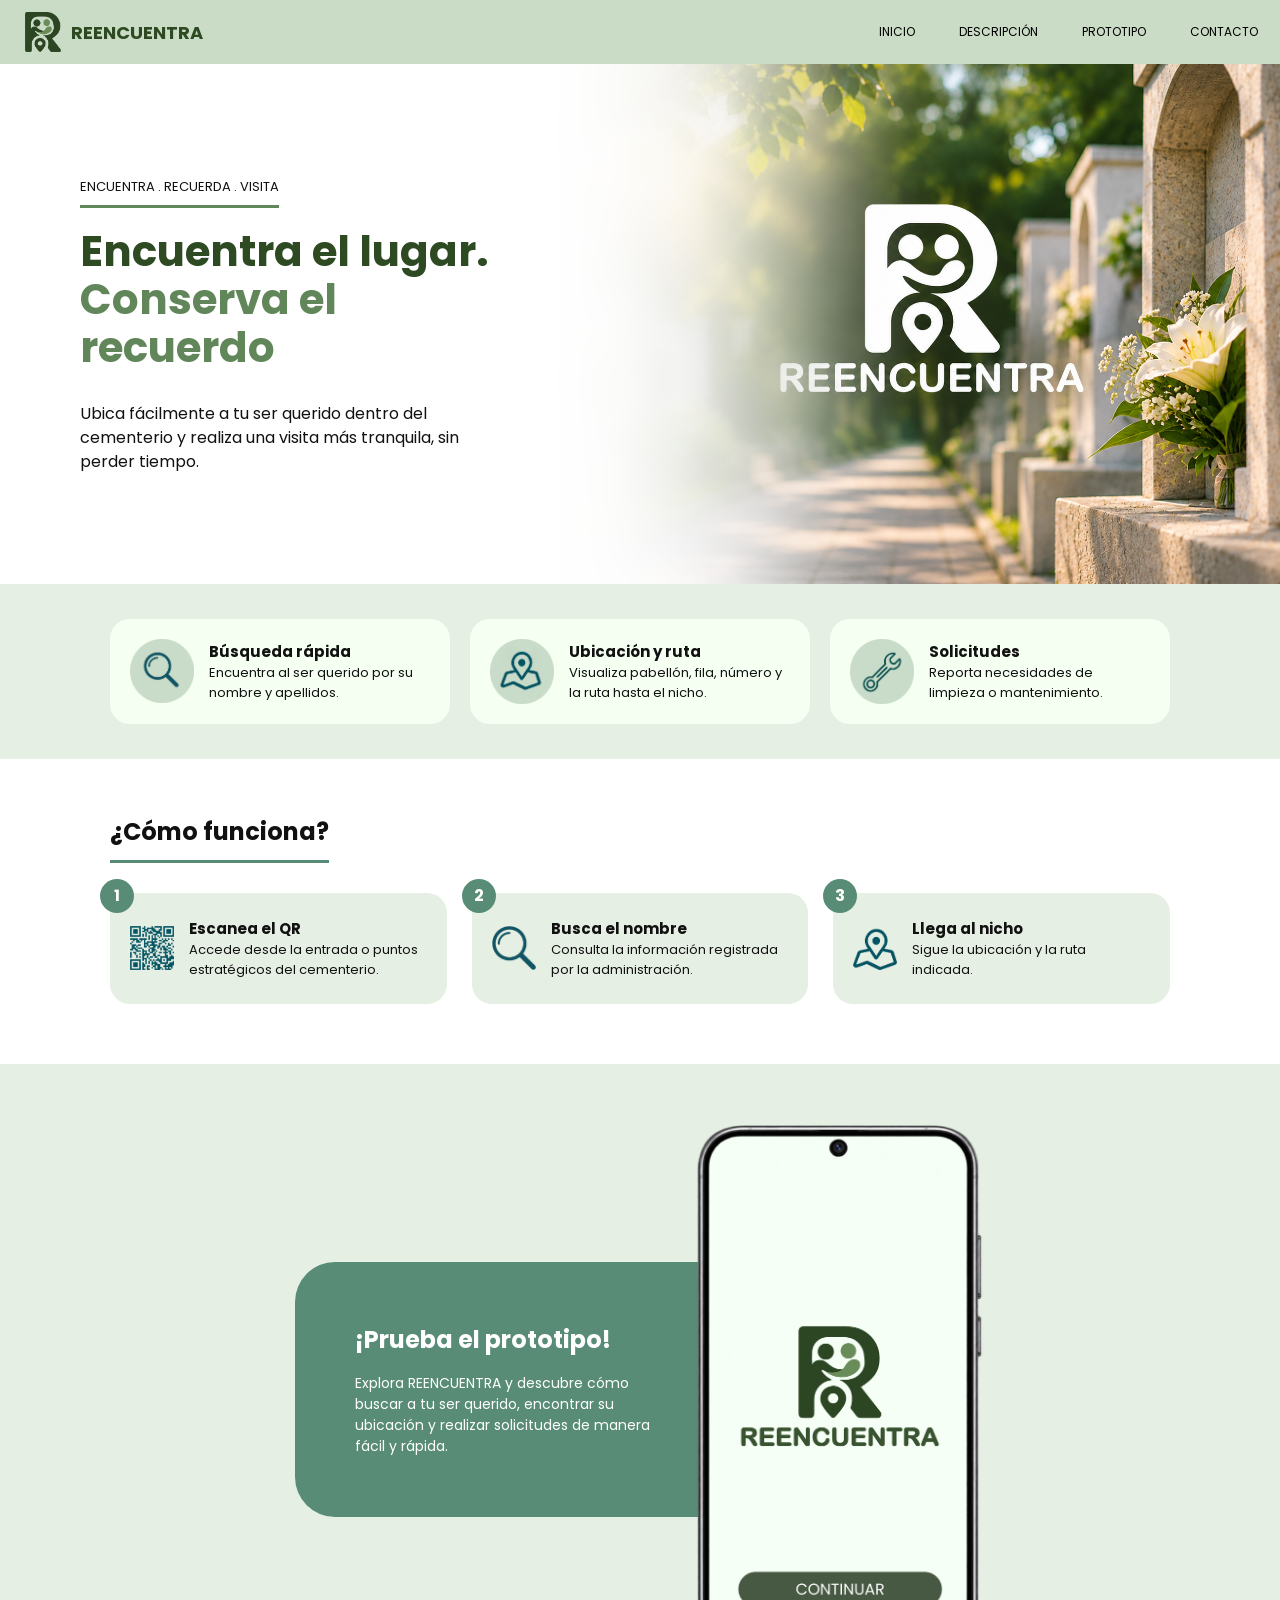
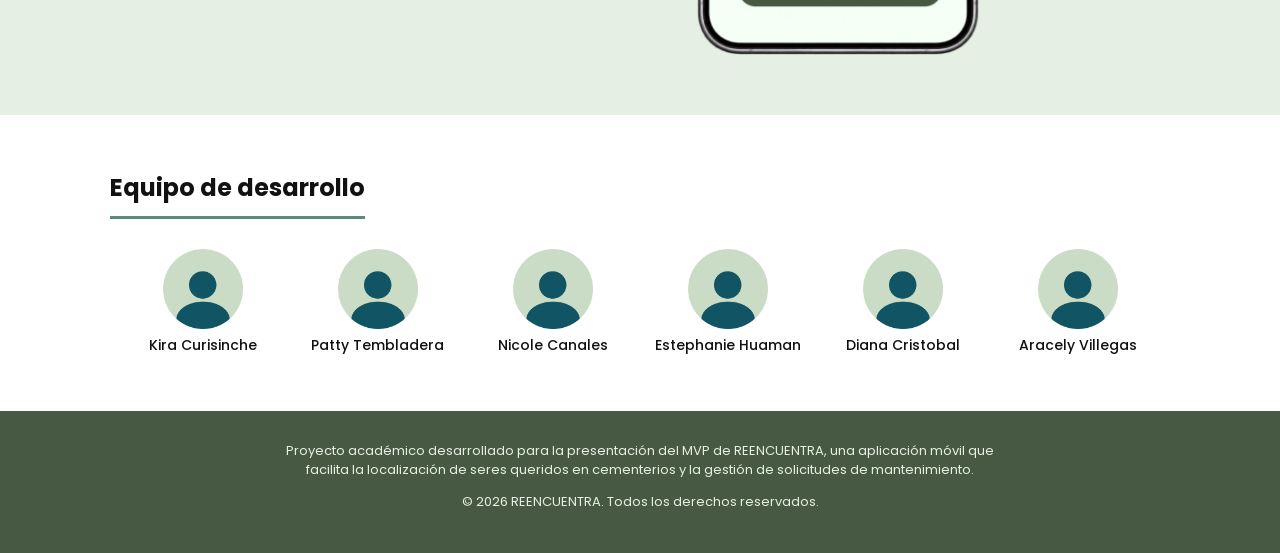
<file: index.html>
<!DOCTYPE html>
<html lang="es">
  <head>
    <meta charset="UTF-8" />
    <meta name="viewport" content="width=device-width, initial-scale=1" />
    <title>REENCUENTRA</title>
    <!-- Tipo de letra Poppins -->
    <link
      href="https://fonts.googleapis.com/css2?family=Poppins:wght@400;500;600;700&display=swap"
      rel="stylesheet"
    />
    <link rel="stylesheet" href="style.css" />
  </head>

  <body>
    <!-- MENÚ -->
    <header>
      <a class="logo" href="#inicio">
        <img src="imagenes/logo.png" alt="Logo REENCUENTRA" />
        <span>REENCUENTRA</span>
      </a>

      <!-- Botón hamburguesa  -->
      <input type="checkbox" id="toggle" />
      <label for="toggle" class="burger">☰</label>

      <nav>
        <a href="#inicio">Inicio</a>
        <a href="#descripcion">Descripción</a>
        <a href="#prototipo">Prototipo</a>
        <a href="#contacto">Contacto</a>
      </nav>
    </header>

    <!--  INICIO  -->
    <section id="inicio" class="hero">
      <div class="hero-texto">
        <p class="etiquetas">ENCUENTRA . RECUERDA . VISITA</p>
        <h1>
          Encuentra el lugar.
          <span>Conserva el recuerdo</span>
        </h1>
        <p>
          Ubica fácilmente a tu ser querido dentro del cementerio y realiza una
          visita más tranquila, sin perder tiempo.
        </p>
      </div>
      <img
        class="hero-imagen"
        src="imagenes/hero.png"
        alt="imag1"
      />
    </section>

    <!--  DESCRIPCIÓN  -->
    <section id="descripcion">
      <!-- Tarjetas -->
      <div class="fondo-verde">
        <div class="contenedor tarjetas">
          <div class="tarjeta">
            <img src="imagenes/f-busqueda.png" alt="Búsqueda" />
            <div>
              <h3>Búsqueda rápida</h3>
              <p>Encuentra al ser querido por su nombre y apellidos.</p>
            </div>
          </div>

          <div class="tarjeta">
            <img src="imagenes/f-ubicacion.png" alt="Ubicación" />
            <div>
              <h3>Ubicación y ruta</h3>
              <p>Visualiza pabellón, fila, número y la ruta hasta el nicho.</p>
            </div>
          </div>

          <div class="tarjeta">
            <img src="imagenes/f-solicitudes.png" alt="Solicitudes" />
            <div>
              <h3>Solicitudes</h3>
              <p>Reporta necesidades de limpieza o mantenimiento.</p>
            </div>
          </div>
        </div>
      </div>

      <!-- Pasos -->
      <div class="contenedor como-funciona">
        <h2>¿Cómo funciona?</h2>
        <div class="pasos">
          <div class="paso">
            <span class="numero">1</span>
            <img src="imagenes/qr.png" alt="Código QR" />
            <div>
              <h3>Escanea el QR</h3>
              <p>Accede desde la entrada o puntos estratégicos del cementerio.</p>
            </div>
          </div>

          <div class="paso">
            <span class="numero">2</span>
            <img src="imagenes/buscar.png" alt="Lupa" />
            <div>
              <h3>Busca el nombre</h3>
              <p>Consulta la información registrada por la administración.</p>
            </div>
          </div>

          <div class="paso">
            <span class="numero">3</span>
            <img src="imagenes/mapa.png" alt="Mapa" />
            <div>
              <h3>Llega al nicho</h3>
              <p>Sigue la ubicación y la ruta indicada.</p>
            </div>
          </div>
        </div>
      </div>
    </section>

    <!-- PROTOTIPO -->
    <section id="prototipo" class="fondo-verde prototipo">
      <div class="prototipo-caja">
        <div class="prototipo-texto">
          <h2>¡Prueba el prototipo!</h2>
          <p>
            Explora REENCUENTRA y descubre cómo buscar a tu ser querido,
            encontrar su ubicación y realizar solicitudes de manera fácil y
            rápida.
          </p>
        </div>
        <!-- El prototipo iframe -->
        <iframe src="prototipo/indexprototipo.html" title="Prototipo REENCUENTRA"></iframe>
      </div>
    </section>

    <!-- ========== EQUIPO ========== -->
    <section class="contenedor equipo">
      <h2>Equipo de desarrollo</h2>
      <div class="integrantes">
        <div class="integrante">
          <img src="imagenes/avatar.png" alt="Avatar" />
          <p>Kira Curisinche</p>
        </div>
        <div class="integrante">
          <img src="imagenes/avatar.png" alt="Avatar" />
          <p>Patty Tembladera</p>
        </div>
        <div class="integrante">
          <img src="imagenes/avatar.png" alt="Avatar" />
          <p>Nicole Canales</p>
        </div>
        <div class="integrante">
          <img src="imagenes/avatar.png" alt="Avatar" />
          <p>Estephanie Huaman</p>
        </div>
        <div class="integrante">
          <img src="imagenes/avatar.png" alt="Avatar" />
          <p>Diana Cristobal</p>
        </div>
        <div class="integrante">
          <img src="imagenes/avatar.png" alt="Avatar" />
          <p>Aracely Villegas</p>
        </div>
      </div>
    </section>

    <!-- ========== PIE DE PÁGINA ========== -->
    <footer id="contacto">
      <p>
        Proyecto académico desarrollado para la presentación del MVP de
        REENCUENTRA, una aplicación móvil que facilita la localización de seres
        queridos en cementerios y la gestión de solicitudes de mantenimiento.
      </p>
      <p>© 2026 REENCUENTRA. Todos los derechos reservados.</p>
    </footer>
  </body>
</html>
</file>
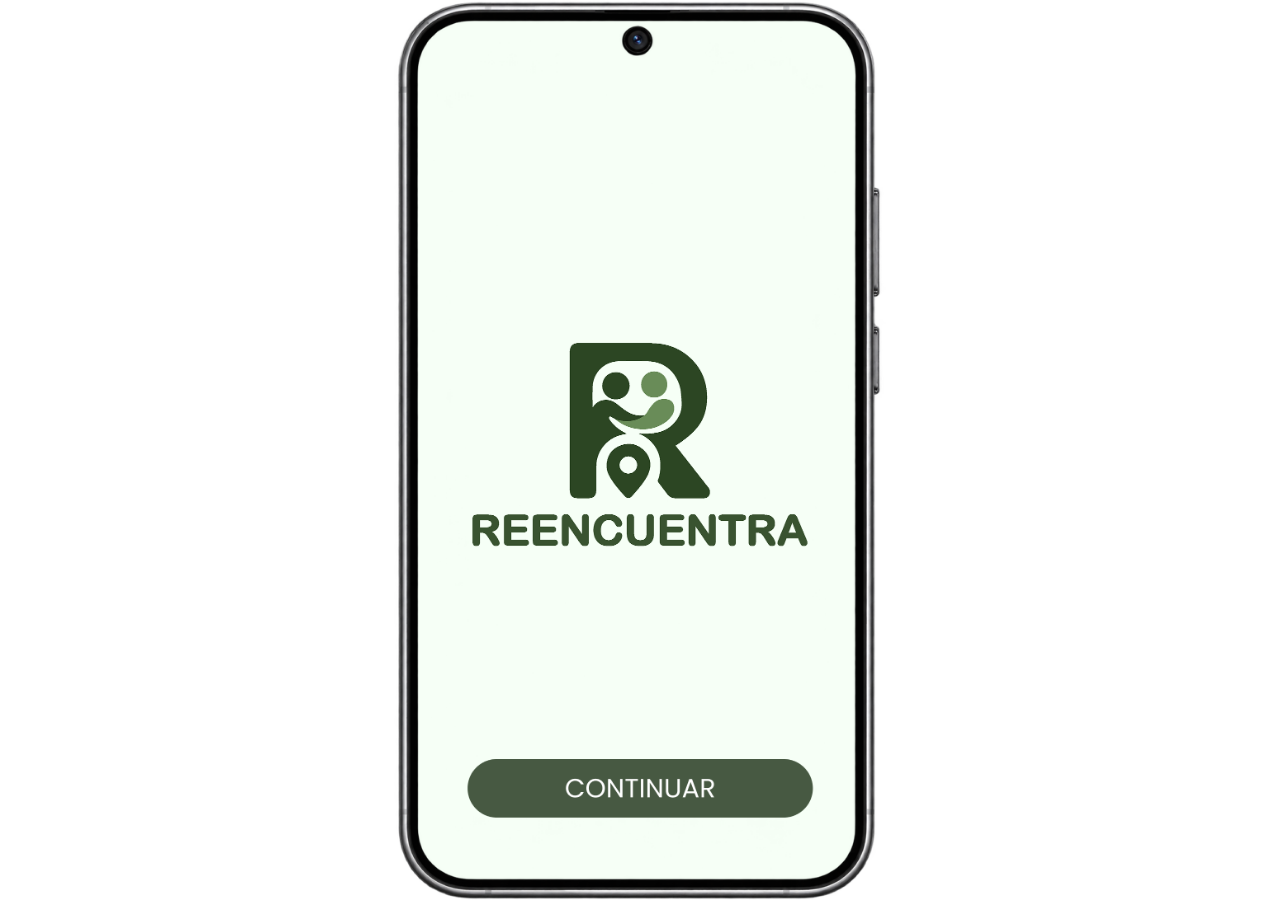
<file: prototipo/indexprototipo.html>
<!DOCTYPE html>
<html lang="es">
<head>
    <meta charset="UTF-8">
    <meta name="viewport" content="width=device-width, initial-scale=1.0">
    <title>REENCUENTRA | Taller</title>
    <link rel="stylesheet" href="styleprototipo.css">
</head>
<body>

<main class="contenedor">

    <!-- PANTALLA 1: BIENVENIDA -->
    <section class="pantalla" id="inicio">
        <span id="ver-inicio" hidden></span>
        <div class="pantalla-imagen">
            <img src="imagenes/Group 1.png" alt="Bienvenida">
            <a class="enlace-continuar" href="#ver-pantalla-2" aria-label="Continuar"></a>
        </div>
    </section>

    <!-- PANTALLA 2: CEMENTERIOS -->
    <section class="pantalla" id="pantalla-2">
        <span id="ver-pantalla-2" hidden></span>
        <div class="pantalla-imagen">
            <img src="imagenes/Group 2.png" alt="Cementerios">
            <a class="enlace-volver-al-inicio" href="#ver-inicio" aria-label="Volver al inicio"></a>
            <a class="enlace-seleccionar-jardines-de-la-paz" href="#ver-pantalla-3" aria-label="Seleccionar Jardines de la Paz"></a>
            <a class="enlace-seleccionar-cementerio-britanico" href="#ver-pantalla-3" aria-label="Seleccionar Cementerio Británico"></a>
            <a class="enlace-seleccionar-cementerio-el-angel" href="#ver-pantalla-3" aria-label="Seleccionar Cementerio El Ángel"></a>
        </div>
    </section>

    <!-- PANTALLA 3: CEMENTERIO SELECCIONADO -->
    <section class="pantalla" id="pantalla-3">
        <span id="ver-pantalla-3" hidden></span>
        <div class="pantalla-imagen">
            <img src="imagenes/Group 3.png" alt="Cementerio seleccionado">
            <a class="enlace-volver-a-cementerios" href="#ver-pantalla-2" aria-label="Volver a cementerios"></a>
            <a class="enlace-siguiente" href="#ver-pantalla-4" aria-label="Siguiente"></a>
        </div>
    </section>

    <!-- PANTALLA 4: TIPO DE ACCESO -->
    <section class="pantalla" id="pantalla-4">
        <span id="ver-pantalla-4" hidden></span>
        <div class="pantalla-imagen">
            <img src="imagenes/Group 4.png" alt="Tipo de acceso">
            <a class="enlace-volver-al-cementerio" href="#ver-pantalla-3" aria-label="Volver al cementerio"></a>
            <a class="enlace-soy-familiar" href="#ver-pantalla-5" aria-label="Soy familiar"></a>
            <a class="enlace-administracion" href="#ver-pantalla-26" aria-label="Administración"></a>
        </div>
    </section>

    <!-- PANTALLA 5: BUSCAR A MARÍA ROJAS GUZMÁN -->
    <section class="pantalla" id="pantalla-5">
        <span id="ver-pantalla-5" hidden></span>
        <div class="pantalla-imagen">
            <img src="imagenes/Group 5.png" alt="Buscar a María Rojas Guzmán">
            <a class="enlace-volver" href="#ver-pantalla-4" aria-label="Volver"></a>
            <a class="enlace-buscar" href="#ver-pantalla-6" aria-label="Buscar"></a>
        </div>
    </section>

    <!-- PANTALLA 6: SIN RESULTADOS -->
    <section class="pantalla" id="pantalla-6">
        <span id="ver-pantalla-6" hidden></span>
        <div class="pantalla-imagen">
            <img src="imagenes/Group 6.png" alt="Sin resultados">
            <a class="enlace-volver" href="#ver-pantalla-5" aria-label="Volver"></a>
            <a class="enlace-volver-a-buscar" href="#ver-pantalla-7" aria-label="Volver a buscar"></a>
        </div>
    </section>

    <!-- PANTALLA 7: BUSCAR A JUAN PÉREZ GARCÍA -->
    <section class="pantalla" id="pantalla-7">
        <span id="ver-pantalla-7" hidden></span>
        <div class="pantalla-imagen">
            <img src="imagenes/Group 7.png" alt="Buscar a Juan Pérez García">
            <a class="enlace-volver" href="#ver-pantalla-4" aria-label="Volver"></a>
            <a class="enlace-buscar" href="#ver-pantalla-8" aria-label="Buscar"></a>
        </div>
    </section>

    <!-- PANTALLA 8: RESULTADOS DE BÚSQUEDA -->
    <section class="pantalla" id="pantalla-8">
        <span id="ver-pantalla-8" hidden></span>
        <div class="pantalla-imagen">
            <img src="imagenes/Group 8.png" alt="Resultados de búsqueda">
            <a class="enlace-volver-a-buscar" href="#ver-pantalla-7" aria-label="Volver a buscar"></a>
            <a class="enlace-abrir-el-menu-principal-de-juan-perez-garcia" href="#ver-pantalla-10" aria-label="Abrir el menú principal de Juan Pérez García"></a>
            <a class="enlace-no-se-encontro" href="#ver-pantalla-6" aria-label="No se encontró"></a>
        </div>
    </section>

    <!-- PANTALLA 9: FICHA DE JUAN PÉREZ GARCÍA -->
    <section class="pantalla" id="pantalla-9">
        <span id="ver-pantalla-9" hidden></span>
        <div class="pantalla-imagen">
            <img src="imagenes/Group 9.png" alt="Ficha de Juan Pérez García">
            <a class="enlace-volver-al-menu-principal" href="#ver-pantalla-10" aria-label="Volver al menú principal"></a>
            <a class="enlace-ir-al-menu-principal" href="#ver-pantalla-10" aria-label="Ir al menú principal"></a>
        </div>
    </section>

    <!-- PANTALLA 10: MENÚ FAMILIAR -->
    <section class="pantalla" id="pantalla-10">
        <span id="ver-pantalla-10" hidden></span>
        <div class="pantalla-imagen">
            <img src="imagenes/Group 10.png" alt="Menú familiar">
            <a class="enlace-ver-ficha-de-juan-perez-garcia" href="#ver-pantalla-9" aria-label="Ver ficha de Juan Pérez García"></a>
            <a class="enlace-volver-a-resultados" href="#ver-pantalla-8" aria-label="Volver a resultados"></a>
            <a class="enlace-ubicacion" href="#ver-pantalla-11" aria-label="Ubicación"></a>
            <a class="enlace-mural-de-memorias" href="#ver-pantalla-14" aria-label="Mural de memorias"></a>
            <a class="enlace-solicitud-de-servicio" href="#ver-pantalla-19" aria-label="Solicitud de servicio"></a>
            <a class="enlace-cerrar-sesion" href="#ver-pantalla-24" aria-label="Cerrar sesión"></a>
        </div>
    </section>

    <!-- PANTALLA 11: MAPA DEL NICHO -->
    <section class="pantalla" id="pantalla-11">
        <span id="ver-pantalla-11" hidden></span>
        <div class="pantalla-imagen">
            <img src="imagenes/Group 11.png" alt="Mapa del nicho">
            <a class="enlace-volver-al-menu" href="#ver-pantalla-10" aria-label="Volver al menú"></a>
            <a class="enlace-datos-del-nicho" href="#ver-pantalla-13" aria-label="Datos del nicho"></a>
            <a class="enlace-compartir-ubicacion" href="#ver-pantalla-12" aria-label="Compartir ubicación"></a>
            <a class="enlace-ir-al-menu-principal" href="#ver-pantalla-10" aria-label="Ir al menú principal"></a>
        </div>
    </section>

    <!-- PANTALLA 12: COMPARTIR UBICACIÓN -->
    <section class="pantalla" id="pantalla-12">
        <span id="ver-pantalla-12" hidden></span>
        <div class="pantalla-imagen">
            <img src="imagenes/Group 12.png" alt="Compartir ubicación">
            <a class="enlace-cerrar-opciones-de-compartir" href="#ver-pantalla-11" aria-label="Cerrar opciones de compartir"></a>
            <a class="enlace-volver-al-mapa" href="#ver-pantalla-11" aria-label="Volver al mapa"></a>
        </div>
    </section>

    <!-- PANTALLA 13: DATOS DEL NICHO -->
    <section class="pantalla" id="pantalla-13">
        <span id="ver-pantalla-13" hidden></span>
        <div class="pantalla-imagen">
            <img src="imagenes/Group 13.png" alt="Datos del nicho">
            <a class="enlace-volver-al-menu" href="#ver-pantalla-10" aria-label="Volver al menú"></a>
            <a class="enlace-mapa-del-nicho" href="#ver-pantalla-11" aria-label="Mapa del nicho"></a>
            <a class="enlace-ir-al-menu-principal" href="#ver-pantalla-10" aria-label="Ir al menú principal"></a>
        </div>
    </section>

    <!-- PANTALLA 14: MURAL DE MEMORIAS -->
    <section class="pantalla" id="pantalla-14">
        <span id="ver-pantalla-14" hidden></span>
        <div class="pantalla-imagen">
            <img src="imagenes/Group 14.png" alt="Mural de memorias">
            <a class="enlace-volver-al-menu" href="#ver-pantalla-10" aria-label="Volver al menú"></a>
            <a class="enlace-reportar-la-primera-dedicatoria" href="#ver-pantalla-15" aria-label="Reportar la primera dedicatoria"></a>
            <a class="enlace-reportar-la-segunda-dedicatoria" href="#ver-pantalla-15" aria-label="Reportar la segunda dedicatoria"></a>
            <a class="enlace-escribir-dedicatoria" href="#ver-pantalla-16" aria-label="Escribir dedicatoria"></a>
        </div>
    </section>

    <!-- PANTALLA 15: REPORTAR DEDICATORIA -->
    <section class="pantalla" id="pantalla-15">
        <span id="ver-pantalla-15" hidden></span>
        <div class="pantalla-imagen">
            <img src="imagenes/Group 15.png" alt="Reportar dedicatoria">
            <a class="enlace-cerrar-reporte" href="#ver-pantalla-14" aria-label="Cerrar reporte"></a>
            <a class="enlace-enviar-reporte" href="#ver-pantalla-14" aria-label="Enviar reporte"></a>
        </div>
    </section>

    <!-- PANTALLA 16: ESCRIBIR DEDICATORIA -->
    <section class="pantalla" id="pantalla-16">
        <span id="ver-pantalla-16" hidden></span>
        <div class="pantalla-imagen">
            <img src="imagenes/Group 16.png" alt="Escribir dedicatoria">
            <a class="enlace-volver-al-mural" href="#ver-pantalla-14" aria-label="Volver al mural"></a>
            <a class="enlace-publicar-dedicatoria" href="#ver-pantalla-17" aria-label="Publicar dedicatoria"></a>
        </div>
    </section>

    <!-- PANTALLA 17: MURAL CON LA DEDICATORIA PUBLICADA -->
    <section class="pantalla" id="pantalla-17">
        <span id="ver-pantalla-17" hidden></span>
        <div class="pantalla-imagen">
            <img src="imagenes/Group 17.png" alt="Mural con la dedicatoria publicada">
            <a class="enlace-volver-al-menu" href="#ver-pantalla-10" aria-label="Volver al menú"></a>
            <a class="enlace-borrar-mi-dedicatoria" href="#ver-pantalla-18" aria-label="Borrar mi dedicatoria"></a>
            <a class="enlace-escribir-otra-dedicatoria" href="#ver-pantalla-16" aria-label="Escribir otra dedicatoria"></a>
        </div>
    </section>

    <!-- PANTALLA 18: CONFIRMAR BORRADO DE DEDICATORIA -->
    <section class="pantalla" id="pantalla-18">
        <span id="ver-pantalla-18" hidden></span>
        <div class="pantalla-imagen">
            <img src="imagenes/Group 18.png" alt="Confirmar borrado de dedicatoria">
            <a class="enlace-borrar" href="#ver-pantalla-14" aria-label="Borrar"></a>
            <a class="enlace-cancelar" href="#ver-pantalla-17" aria-label="Cancelar"></a>
        </div>
    </section>

    <!-- PANTALLA 19: SOLICITUD DE SERVICIO -->
    <section class="pantalla" id="pantalla-19">
        <span id="ver-pantalla-19" hidden></span>
        <div class="pantalla-imagen">
            <img src="imagenes/Group 19.png" alt="Solicitud de servicio">
            <a class="enlace-volver-al-menu" href="#ver-pantalla-10" aria-label="Volver al menú"></a>
            <a class="enlace-registrar-solicitud" href="#ver-pantalla-20" aria-label="Registrar solicitud"></a>
            <a class="enlace-seguir-el-estado" href="#ver-pantalla-23" aria-label="Seguir el estado"></a>
        </div>
    </section>

    <!-- PANTALLA 20: DATOS DE LA SOLICITUD -->
    <section class="pantalla" id="pantalla-20">
        <span id="ver-pantalla-20" hidden></span>
        <div class="pantalla-imagen">
            <img src="imagenes/Group 20.png" alt="Datos de la solicitud">
            <a class="enlace-volver-a-servicios" href="#ver-pantalla-19" aria-label="Volver a servicios"></a>
            <a class="enlace-continuar" href="#ver-pantalla-21" aria-label="Continuar"></a>
        </div>
    </section>

    <!-- PANTALLA 21: TIPO DE SERVICIO -->
    <section class="pantalla" id="pantalla-21">
        <span id="ver-pantalla-21" hidden></span>
        <div class="pantalla-imagen">
            <img src="imagenes/Group 21.png" alt="Tipo de servicio">
            <a class="enlace-volver-a-los-datos" href="#ver-pantalla-20" aria-label="Volver a los datos"></a>
            <a class="enlace-continuar" href="#ver-pantalla-22" aria-label="Continuar"></a>
        </div>
    </section>

    <!-- PANTALLA 22: DESCRIPCIÓN DE LA SOLICITUD -->
    <section class="pantalla" id="pantalla-22">
        <span id="ver-pantalla-22" hidden></span>
        <div class="pantalla-imagen">
            <img src="imagenes/Group 22.png" alt="Descripción de la solicitud">
            <a class="enlace-volver-al-tipo-de-servicio" href="#ver-pantalla-21" aria-label="Volver al tipo de servicio"></a>
            <a class="enlace-enviar-solicitud" href="#ver-pantalla-23" aria-label="Enviar solicitud"></a>
        </div>
    </section>

    <!-- PANTALLA 23: SEGUIMIENTO DE SOLICITUD -->
    <section class="pantalla" id="pantalla-23">
        <span id="ver-pantalla-23" hidden></span>
        <div class="pantalla-imagen">
            <img src="imagenes/Group 23.png" alt="Seguimiento de solicitud">
            <a class="enlace-volver-a-servicios" href="#ver-pantalla-19" aria-label="Volver a servicios"></a>
            <a class="enlace-ir-al-menu-principal" href="#ver-pantalla-10" aria-label="Ir al menú principal"></a>
        </div>
    </section>

    <!-- PANTALLA 24: CONFIRMAR CIERRE DE SESIÓN FAMILIAR -->
    <section class="pantalla" id="pantalla-24">
        <span id="ver-pantalla-24" hidden></span>
        <div class="pantalla-imagen">
            <img src="imagenes/Group 24.png" alt="Confirmar cierre de sesión familiar">
            <a class="enlace-confirmar" href="#ver-pantalla-25" aria-label="Confirmar"></a>
            <a class="enlace-cancelar" href="#ver-pantalla-10" aria-label="Cancelar"></a>
        </div>
    </section>

    <!-- PANTALLA 25: SESIÓN FAMILIAR CERRADA -->
    <section class="pantalla" id="pantalla-25">
        <span id="ver-pantalla-25" hidden></span>
        <div class="pantalla-imagen">
            <img src="imagenes/Group 25.png" alt="Sesión familiar cerrada">
            <a class="enlace-volver-al-inicio" href="#ver-inicio" aria-label="Volver al inicio"></a>
        </div>
    </section>

    <!-- PANTALLA 26: INGRESO AL PANEL DEL PERSONAL -->
    <section class="pantalla" id="pantalla-26">
        <span id="ver-pantalla-26" hidden></span>
        <div class="pantalla-imagen">
            <img src="imagenes/Group 26.png" alt="Ingreso al panel del personal">
            <a class="enlace-olvide-mi-contrasena" href="#ver-pantalla-27" aria-label="Olvidé mi contraseña"></a>
            <a class="enlace-ingresar" href="#ver-pantalla-29" aria-label="Ingresar"></a>
        </div>
    </section>

    <!-- PANTALLA 27: RECUPERAR CONTRASEÑA -->
    <section class="pantalla" id="pantalla-27">
        <span id="ver-pantalla-27" hidden></span>
        <div class="pantalla-imagen">
            <img src="imagenes/Group 27.png" alt="Recuperar contraseña">
            <a class="enlace-volver" href="#ver-pantalla-26" aria-label="Volver"></a>
            <a class="enlace-enviar-enlace" href="#ver-pantalla-28" aria-label="Enviar enlace"></a>
            <a class="enlace-volver-a-iniciar-sesion" href="#ver-pantalla-26" aria-label="Volver a iniciar sesión"></a>
        </div>
    </section>

    <!-- PANTALLA 28: ENLACE DE RECUPERACIÓN ENVIADO -->
    <section class="pantalla" id="pantalla-28">
        <span id="ver-pantalla-28" hidden></span>
        <div class="pantalla-imagen">
            <img src="imagenes/Group 28.png" alt="Enlace de recuperación enviado">
            <a class="enlace-volver-a-iniciar-sesion" href="#ver-pantalla-26" aria-label="Volver a iniciar sesión"></a>
        </div>
    </section>

    <!-- PANTALLA 29: PANEL ADMINISTRATIVO -->
    <section class="pantalla" id="pantalla-29">
        <span id="ver-pantalla-29" hidden></span>
        <div class="pantalla-imagen">
            <img src="imagenes/Group 29.png" alt="Panel administrativo">
            <a class="enlace-volver-a-elegir-tipo-de-acceso" href="#ver-pantalla-4" aria-label="Volver a elegir tipo de acceso"></a>
            <a class="enlace-registrar-difunto" href="#ver-pantalla-30" aria-label="Registrar difunto"></a>
            <a class="enlace-asignar-ubicacion" href="#ver-pantalla-32" aria-label="Asignar ubicación"></a>
            <a class="enlace-moderar-mural" href="#ver-pantalla-34" aria-label="Moderar mural"></a>
            <a class="enlace-gestionar-solicitudes" href="#ver-pantalla-37" aria-label="Gestionar solicitudes"></a>
            <a class="enlace-cerrar-sesion" href="#ver-pantalla-40" aria-label="Cerrar sesión"></a>
        </div>
    </section>

    <!-- PANTALLA 30: REGISTRAR DIFUNTO -->
    <section class="pantalla" id="pantalla-30">
        <span id="ver-pantalla-30" hidden></span>
        <div class="pantalla-imagen">
            <img src="imagenes/Group 30.png" alt="Registrar difunto">
            <a class="enlace-volver-al-panel" href="#ver-pantalla-29" aria-label="Volver al panel"></a>
            <a class="enlace-guardar-y-continuar" href="#ver-pantalla-31" aria-label="Guardar y continuar"></a>
        </div>
    </section>

    <!-- PANTALLA 31: REGISTRO GUARDADO -->
    <section class="pantalla" id="pantalla-31">
        <span id="ver-pantalla-31" hidden></span>
        <div class="pantalla-imagen">
            <img src="imagenes/Group 31.png" alt="Registro guardado">
            <a class="enlace-volver-al-panel" href="#ver-pantalla-29" aria-label="Volver al panel"></a>
            <a class="enlace-registrar-otro-difunto" href="#ver-pantalla-30" aria-label="Registrar otro difunto"></a>
            <a class="enlace-ir-al-menu-principal" href="#ver-pantalla-29" aria-label="Ir al menú principal"></a>
        </div>
    </section>

    <!-- PANTALLA 32: ASIGNAR UBICACIÓN -->
    <section class="pantalla" id="pantalla-32">
        <span id="ver-pantalla-32" hidden></span>
        <div class="pantalla-imagen">
            <img src="imagenes/Group 32.png" alt="Asignar ubicación">
            <a class="enlace-volver-al-panel" href="#ver-pantalla-29" aria-label="Volver al panel"></a>
            <a class="enlace-guardar-ubicacion" href="#ver-pantalla-33" aria-label="Guardar ubicación"></a>
        </div>
    </section>

    <!-- PANTALLA 33: UBICACIÓN ASIGNADA -->
    <section class="pantalla" id="pantalla-33">
        <span id="ver-pantalla-33" hidden></span>
        <div class="pantalla-imagen">
            <img src="imagenes/Group 33.png" alt="Ubicación asignada">
            <a class="enlace-ir-al-menu-principal" href="#ver-pantalla-29" aria-label="Ir al menú principal"></a>
        </div>
    </section>

    <!-- PANTALLA 34: MODERAR MURAL -->
    <section class="pantalla" id="pantalla-34">
        <span id="ver-pantalla-34" hidden></span>
        <div class="pantalla-imagen">
            <img src="imagenes/Group 34.png" alt="Moderar mural">
            <a class="enlace-volver-al-panel" href="#ver-pantalla-29" aria-label="Volver al panel"></a>
            <a class="enlace-borrar-la-dedicatoria-de-pedro-gil" href="#ver-pantalla-35" aria-label="Borrar la dedicatoria de Pedro Gil"></a>
        </div>
    </section>

    <!-- PANTALLA 35: CONFIRMAR BORRADO DE MENSAJE REPORTADO -->
    <section class="pantalla" id="pantalla-35">
        <span id="ver-pantalla-35" hidden></span>
        <div class="pantalla-imagen">
            <img src="imagenes/Group 35.png" alt="Confirmar borrado de mensaje reportado">
            <a class="enlace-borrar" href="#ver-pantalla-36" aria-label="Borrar"></a>
            <a class="enlace-cancelar" href="#ver-pantalla-34" aria-label="Cancelar"></a>
        </div>
    </section>

    <!-- PANTALLA 36: MURAL MODERADO -->
    <section class="pantalla" id="pantalla-36">
        <span id="ver-pantalla-36" hidden></span>
        <div class="pantalla-imagen">
            <img src="imagenes/Group 36.png" alt="Mural moderado">
            <a class="enlace-volver-al-panel" href="#ver-pantalla-29" aria-label="Volver al panel"></a>
        </div>
    </section>

    <!-- PANTALLA 37: SOLICITUDES ADMINISTRATIVAS -->
    <section class="pantalla" id="pantalla-37">
        <span id="ver-pantalla-37" hidden></span>
        <div class="pantalla-imagen">
            <img src="imagenes/Group 37.png" alt="Solicitudes administrativas">
            <a class="enlace-volver-al-panel" href="#ver-pantalla-29" aria-label="Volver al panel"></a>
            <a class="enlace-opciones-de-la-solicitud-002" href="#ver-pantalla-38" aria-label="Opciones de la solicitud 002"></a>
        </div>
    </section>

    <!-- PANTALLA 38: OPCIONES DE LA SOLICITUD 002 -->
    <section class="pantalla" id="pantalla-38">
        <span id="ver-pantalla-38" hidden></span>
        <div class="pantalla-imagen">
            <img src="imagenes/Group 38.png" alt="Opciones de la solicitud 002">
            <a class="enlace-cerrar-opciones" href="#ver-pantalla-37" aria-label="Cerrar opciones"></a>
            <a class="enlace-priorizar" href="#ver-pantalla-39" aria-label="Priorizar"></a>
            <a class="enlace-mantener" href="#ver-pantalla-37" aria-label="Mantener"></a>
        </div>
    </section>

    <!-- PANTALLA 39: SOLICITUD PRIORIZADA -->
    <section class="pantalla" id="pantalla-39">
        <span id="ver-pantalla-39" hidden></span>
        <div class="pantalla-imagen">
            <img src="imagenes/Group 39.png" alt="Solicitud priorizada">
            <a class="enlace-aceptar" href="#ver-pantalla-42" aria-label="Aceptar"></a>
        </div>
    </section>

    <!-- PANTALLA 40: CONFIRMAR CIERRE DE SESIÓN ADMINISTRATIVA -->
    <section class="pantalla" id="pantalla-40">
        <span id="ver-pantalla-40" hidden></span>
        <div class="pantalla-imagen">
            <img src="imagenes/Group 40.png" alt="Confirmar cierre de sesión administrativa">
            <a class="enlace-confirmar" href="#ver-pantalla-41" aria-label="Confirmar"></a>
            <a class="enlace-cancelar" href="#ver-pantalla-29" aria-label="Cancelar"></a>
        </div>
    </section>

    <!-- PANTALLA 41: SESIÓN ADMINISTRATIVA CERRADA -->
    <section class="pantalla" id="pantalla-41">
        <span id="ver-pantalla-41" hidden></span>
        <div class="pantalla-imagen">
            <img src="imagenes/Group 41.png" alt="Sesión administrativa cerrada">
            <a class="enlace-volver-al-inicio" href="#ver-inicio" aria-label="Volver al inicio"></a>
        </div>
    </section>

    <!-- PANTALLA 42: SOLICITUDES CON PRIORIDAD ACTUALIZADA -->
    <section class="pantalla" id="pantalla-42">
        <span id="ver-pantalla-42" hidden></span>
        <div class="pantalla-imagen">
            <img src="imagenes/Group 42.png" alt="Solicitudes con la solicitud 002 marcada como De inmediato">
            <a class="enlace-volver-al-panel-administrativo" href="#ver-pantalla-29" aria-label="Volver al panel administrativo"></a>
        </div>
    </section>

</main>

</body>
</html>
</file>
<file: style.css>
/* GENERAL  */
* {
  margin: 0;
  padding: 0;
  box-sizing: border-box;
}

html {
  scroll-behavior: auto; 
}

body {
  font-family: "Poppins", Arial, sans-serif;
  color: #111;
  line-height: 1.5;
}

img {
  max-width: 100%;
}

/* Caja */
.contenedor {
  max-width: 1100px;
  margin: auto;
  padding: 0 20px;
}

/* Fondo verde claro que se repite en varias secciones */
.fondo-verde {
  background: #e6efe3;
}

h2 {
  font-size: 24px;
  margin-bottom: 30px;
}

/* ===== MENÚ ===== */
header {
  position: sticky;
  top: 0;
  z-index: 10;
  height: 64px;
  display: flex;
  justify-content: space-between;
  align-items: center;
  padding-left: 25px;
  background: #cbdcc6;
}

.logo {
  display: flex;
  align-items: center;
  gap: 10px;
  text-decoration: none;
  color: #2d4a22;
  font-weight: bold;
  font-size: 18px;
}

.logo img {
  height: 40px;
}

nav {
  display: flex;
  height: 100%;
}

nav a {
  display: flex;
  align-items: center;
  padding: 0 22px;
  color: black;
  text-decoration: none;
  font-size: 12px;
  text-transform: uppercase;
  transition: 0.3s;
}

nav a:hover,
nav a.activo {
  background: #475942;
  color: white;
}

/* hamburguesa  */
#toggle,
.burger {
  display: none;
}

/* INICIO */
.hero {
  display: flex;
  align-items: center;
  background: white;
  overflow: hidden;
}

.hero-texto {
  width: 40%;
  padding: 40px 20px 40px 80px;
  animation: aparecer 1.2s; 
}

.etiquetas {
  font-size: 13px;
  margin-bottom: 20px;
  padding-bottom: 8px;
  border-bottom: 3px solid #608659;
  display: inline-block;
}

.hero h1 {
  font-size: 42px;
  line-height: 1.15;
  color: #2d4a22;
  margin-bottom: 30px;
}

.hero h1 span {
  display: block;
  color: #608659;
}

.hero-imagen {
  width: 60%;
}

/* Animación: de invisible a visible */
@keyframes aparecer {
  from {
    opacity: 0;
    transform: translateY(20px);
  }
  to {
    opacity: 1;
    transform: translateY(0);
  }
}

/* ===== TARJETAS ===== */
.tarjetas {
  display: flex;
  gap: 20px;
  padding-top: 35px;
  padding-bottom: 35px;
}

.tarjeta {
  flex: 1;
  display: flex;
  align-items: center;
  gap: 15px;
  padding: 20px;
  background: #f5fff2;
  border-radius: 20px;
  transition: 0.3s;
}

.tarjeta:hover {
  transform: translateY(-6px); 
}

.tarjeta img {
  width: 64px;
}

.tarjeta h3 {
  font-size: 15px;
}

.tarjeta p {
  font-size: 13px;
}

/*  ¿CÓMO FUNCIONA? */
.como-funciona {
  padding-top: 55px;
  padding-bottom: 60px;
}

.como-funciona h2 {
  border-bottom: 3px solid #588c76;
  display: inline-block;
  padding-bottom: 10px;
}

.pasos {
  display: flex;
  gap: 25px;
}

.paso {
  flex: 1;
  position: relative;
  display: flex;
  align-items: center;
  gap: 15px;
  padding: 25px 20px;
  background: #e6efe3;
  border-radius: 20px;
  transition: 0.3s;
}

.paso:hover {
  transform: translateY(-6px);
}

.paso img {
  width: 44px;
}

.paso h3 {
  font-size: 15px;
}

.paso p {
  font-size: 13px;
}

/* Círculo con el número del paso */
.numero {
  position: absolute;
  top: -14px;
  left: -10px;
  width: 34px;
  height: 34px;
  line-height: 34px;
  text-align: center;
  background: #588c76;
  color: white;
  font-weight: bold;
  border-radius: 50%;
}

/*  PROTOTIPO  */
.prototipo {
  padding: 60px 20px;
}

.prototipo-caja {
  display: flex;
  justify-content: center;
  align-items: center;
}

.prototipo-texto {
  width: 520px;
  padding: 60px 150px 60px 60px;
  margin-right: -120px; 
  background: #588c76;
  color: white;
  border-radius: 40px 0 0 40px;
}

.prototipo-texto h2 {
  margin-bottom: 15px;
}

.prototipo-texto p {
  font-size: 14px;
}

/* El iframe */
iframe {
  width: 290px;
  height: 531px;
  border: 0;
}

/*  EQUIPO  */
.equipo {
  padding-top: 55px;
  padding-bottom: 55px;
}

.equipo h2 {
  border-bottom: 3px solid #588c76;
  display: inline-block;
  padding-bottom: 10px;
}

.integrantes {
  display: flex;
  flex-wrap: wrap;
  justify-content: center;
  gap: 25px;
}

.integrante {
  width: 150px;
  text-align: center;
  font-size: 14px;
  font-weight: 500;
}

.integrante img {
  width: 80px;
  transition: 0.3s;
}

.integrante img:hover {
  transform: scale(1.15); 
}

/*  PIE DE PÁGINA  */
footer {
  background: #475942;
  color: #e6efe3;
  text-align: center;
  padding: 30px 20px;
  font-size: 13px;
}

footer p {
  max-width: 750px;
  margin: 0 auto 12px;
}

@media (max-width: 800px) {
  /* Menú hamburguesa */
  .burger {
    display: block;
    font-size: 28px;
    padding: 0 20px;
    cursor: pointer;
  }

  nav {
    display: none;
    position: absolute;
    top: 64px;
    left: 0;
    width: 100%;
    height: auto;
    flex-direction: center;
    background: #cbdcc6;
  }

  nav a {
    padding: 16px 20px;
  }

  #toggle:checked ~ nav {
    display: flex;
  }

  /* Inicio: texto arriba e imagen abajo */
  .hero {
    flex-direction: column;
  }

  .hero-texto {
    width: 100%;
    padding: 35px 20px 10px;
  }

  .hero h1 {
    font-size: 32px;
  }

  .hero-imagen {
    width: 100%;
  }


  .tarjetas,
  .pasos {
    flex-direction: column;
  }

  .pasos {
    gap: 30px;
  }

  /* Prototipo: texto arriba y celular abajo */
  .prototipo-caja {
    flex-direction: column;
  }

  .prototipo-texto {
    width: 100%;
    margin: 0 0 -60px 0;
    padding: 40px 25px 90px;
    border-radius: 40px 40px 0 0;
  }

  iframe {
    width: 260px;
    height: 500px;
  }

  .integrante {
    width: 140px;
  }
}
</file>
<file: prototipo/styleprototipo.css>
* {
    box-sizing: border-box;
}

body {
    margin: 0;
    background-color: transparent;
    font-family: Arial, sans-serif;
}

.contenedor {
    min-height: 100vh;
    display: flex;
    justify-content: center;
    align-items: center;
}

.pantalla {
    display: none;
}


#inicio,
.pantalla:has(> span:target) {
    display: block;
}

body:has(.pantalla > span:target) #inicio:not(:has(> span:target)) {
    display: none;
}

.pantalla-imagen {
    position: relative;
}

.pantalla img {
    display: block;
    max-width: 100vw;
    max-height: 100vh;
    width: auto;
    height: auto;
}

/* Enlaces sobre los botones de cada imagen */
.pantalla a {
    position: absolute;
}

.pantalla a:focus-visible {
    outline: 3px solid #147687;
    outline-offset: 2px;
    border-radius: 8px;
}

/* Posiciones de los enlaces sobre las imágenes */

#inicio .enlace-continuar,
#pantalla-3 .enlace-siguiente,
#pantalla-6 .enlace-volver-a-buscar,
#pantalla-8 .enlace-no-se-encontro,
#pantalla-13 .enlace-ir-al-menu-principal {
    left: 14.7%;
    top: 83.3%;
    width: 70.7%;
    height: 8.4%;
}

#pantalla-2 .enlace-volver-al-inicio {
    left: 8.0%;
    top: 8.0%;
    width: 9.0%;
    height: 7.0%;
}

#pantalla-2 .enlace-seleccionar-jardines-de-la-paz {
    left: 12.0%;
    top: 27.9%;
    width: 75.3%;
    height: 12.1%;
}

#pantalla-2 .enlace-seleccionar-cementerio-britanico {
    left: 12.0%;
    top: 42.0%;
    width: 75.3%;
    height: 12.2%;
}

#pantalla-2 .enlace-seleccionar-cementerio-el-angel {
    left: 12.0%;
    top: 56.1%;
    width: 75.3%;
    height: 12.1%;
}

#pantalla-3 .enlace-volver-a-cementerios {
    left: 6.0%;
    top: 7.6%;
    width: 13.3%;
    height: 8.4%;
}

#pantalla-4 .enlace-volver-al-cementerio {
    left: 5.3%;
    top: 4.7%;
    width: 13.3%;
    height: 8.7%;
}

#pantalla-4 .enlace-soy-familiar {
    left: 14.7%;
    top: 75.3%;
    width: 70.7%;
    height: 7.6%;
}

#pantalla-4 .enlace-administracion {
    left: 14.7%;
    top: 84.0%;
    width: 70.7%;
    height: 7.6%;
}

#pantalla-5 .enlace-volver {
    left: 8.0%;
    top: 8.4%;
    width: 9.0%;
    height: 7.0%;
}

#pantalla-5 .enlace-buscar {
    left: 15.0%;
    top: 84.3%;
    width: 70.3%;
    height: 6.6%;
}

#pantalla-6 .enlace-volver,
#pantalla-7 .enlace-volver,
#pantalla-8 .enlace-volver-a-buscar,
#pantalla-9 .enlace-volver-al-menu-principal,
#pantalla-10 .enlace-volver-a-resultados,
#pantalla-11 .enlace-volver-al-menu,
#pantalla-13 .enlace-volver-al-menu,
#pantalla-16 .enlace-volver-al-mural,
#pantalla-20 .enlace-volver-a-servicios,
#pantalla-21 .enlace-volver-a-los-datos,
#pantalla-23 .enlace-volver-a-servicios,
#pantalla-27 .enlace-volver,
#pantalla-30 .enlace-volver-al-panel,
#pantalla-31 .enlace-volver-al-panel,
#pantalla-34 .enlace-volver-al-panel,
#pantalla-36 .enlace-volver-al-panel,
#pantalla-37 .enlace-volver-al-panel {
    left: 6.0%;
    top: 7.3%;
    width: 14.7%;
    height: 9.5%;
}

#pantalla-7 .enlace-buscar {
    left: 13.3%;
    top: 83.3%;
    width: 72.7%;
    height: 8.4%;
}

#pantalla-8 .enlace-abrir-el-menu-principal-de-juan-perez-garcia {
    left: 12.0%;
    top: 35.6%;
    width: 76.0%;
    height: 12.0%;
}

#pantalla-9 .enlace-ir-al-menu-principal {
    left: 14.0%;
    top: 83.3%;
    width: 71.3%;
    height: 8.4%;
}

#pantalla-10 .enlace-ver-ficha-de-juan-perez-garcia {
    left: 11.3%;
    top: 22.5%;
    width: 75.1%;
    height: 13.5%;
}

#pantalla-10 .enlace-ubicacion {
    left: 11.3%;
    top: 37.8%;
    width: 76.0%;
    height: 12.7%;
}

#pantalla-10 .enlace-mural-de-memorias {
    left: 11.3%;
    top: 51.6%;
    width: 76.0%;
    height: 12.7%;
}

#pantalla-10 .enlace-solicitud-de-servicio {
    left: 11.3%;
    top: 66.2%;
    width: 76.0%;
    height: 12.4%;
}

#pantalla-10 .enlace-cerrar-sesion {
    left: 15.0%;
    top: 84.3%;
    width: 70.0%;
    height: 6.7%;
}

#pantalla-11 .enlace-datos-del-nicho {
    left: 48.7%;
    top: 21.1%;
    width: 38.7%;
    height: 9.1%;
}

#pantalla-11 .enlace-compartir-ubicacion {
    left: 14.7%;
    top: 79.6%;
    width: 70.7%;
    height: 8.0%;
}

#pantalla-11 .enlace-ir-al-menu-principal {
    left: 14.7%;
    top: 88.0%;
    width: 70.7%;
    height: 8.0%;
}

#pantalla-12 .enlace-cerrar-opciones-de-compartir {
    left: 3.9%;
    top: 2.4%;
    width: 90.0%;
    height: 69.4%;
}

#pantalla-12 .enlace-volver-al-mapa {
    left: 5.0%;
    top: 90.0%;
    width: 85.0%;
    height: 7.0%;
}

#pantalla-13 .enlace-mapa-del-nicho {
    left: 12.0%;
    top: 21.1%;
    width: 38.0%;
    height: 9.1%;
}

#pantalla-14 .enlace-volver-al-menu,
#pantalla-17 .enlace-volver-al-menu,
#pantalla-19 .enlace-volver-al-menu,
#pantalla-22 .enlace-volver-al-tipo-de-servicio,
#pantalla-29 .enlace-volver-a-elegir-tipo-de-acceso,
#pantalla-32 .enlace-volver-al-panel {
    left: 7.2%;
    top: 8.8%;
    width: 12.8%;
    height: 6.7%;
}

#pantalla-14 .enlace-reportar-la-primera-dedicatoria {
    left: 73.9%;
    top: 38.5%;
    width: 10.6%;
    height: 5.8%;
}

#pantalla-14 .enlace-reportar-la-segunda-dedicatoria {
    left: 73.9%;
    top: 55.5%;
    width: 10.6%;
    height: 5.8%;
}

#pantalla-14 .enlace-escribir-dedicatoria,
#pantalla-17 .enlace-escribir-otra-dedicatoria {
    left: 13.9%;
    top: 84.2%;
    width: 70.6%;
    height: 6.7%;
}

#pantalla-15 .enlace-cerrar-reporte {
    left: 4.0%;
    top: 2.2%;
    width: 88.7%;
    height: 53.8%;
}

#pantalla-15 .enlace-enviar-reporte {
    left: 14.0%;
    top: 83.3%;
    width: 70.7%;
    height: 8.4%;
}

#pantalla-16 .enlace-publicar-dedicatoria {
    left: 14.7%;
    top: 84.4%;
    width: 70.7%;
    height: 8.0%;
}

#pantalla-17 .enlace-borrar-mi-dedicatoria {
    left: 75.0%;
    top: 35.2%;
    width: 11.1%;
    height: 6.1%;
}

#pantalla-18 .enlace-borrar,
#pantalla-35 .enlace-borrar {
    left: 28.3%;
    top: 62.7%;
    width: 42.2%;
    height: 4.2%;
}

#pantalla-18 .enlace-cancelar,
#pantalla-35 .enlace-cancelar {
    left: 28.3%;
    top: 67.9%;
    width: 42.2%;
    height: 4.2%;
}

#pantalla-19 .enlace-registrar-solicitud {
    left: 11.7%;
    top: 33.6%;
    width: 75.6%;
    height: 12.4%;
}

#pantalla-19 .enlace-seguir-el-estado {
    left: 11.7%;
    top: 50.0%;
    width: 75.6%;
    height: 12.4%;
}

#pantalla-20 .enlace-continuar,
#pantalla-21 .enlace-continuar,
#pantalla-23 .enlace-ir-al-menu-principal,
#pantalla-25 .enlace-volver-al-inicio,
#pantalla-41 .enlace-volver-al-inicio {
    left: 14.7%;
    top: 83.6%;
    width: 70.7%;
    height: 8.4%;
}

#pantalla-22 .enlace-enviar-solicitud {
    left: 14.4%;
    top: 84.2%;
    width: 70.6%;
    height: 6.7%;
}

#pantalla-24 .enlace-confirmar {
    left: 27.3%;
    top: 62.9%;
    width: 41.4%;
    height: 4.0%;
}

#pantalla-24 .enlace-cancelar {
    left: 27.3%;
    top: 68.0%;
    width: 41.4%;
    height: 4.0%;
}

#pantalla-26 .enlace-olvide-mi-contrasena {
    left: 25.3%;
    top: 67.6%;
    width: 49.3%;
    height: 6.9%;
}

#pantalla-26 .enlace-ingresar {
    left: 12.0%;
    top: 85.1%;
    width: 74.7%;
    height: 8.4%;
}

#pantalla-27 .enlace-enviar-enlace {
    left: 13.3%;
    top: 77.1%;
    width: 72.0%;
    height: 8.4%;
}

#pantalla-27 .enlace-volver-a-iniciar-sesion,
#pantalla-28 .enlace-volver-a-iniciar-sesion {
    left: 13.3%;
    top: 85.1%;
    width: 72.0%;
    height: 8.4%;
}

#pantalla-29 .enlace-registrar-difunto {
    left: 12.2%;
    top: 24.8%;
    width: 75.0%;
    height: 11.2%;
}

#pantalla-29 .enlace-asignar-ubicacion {
    left: 12.2%;
    top: 37.9%;
    width: 75.0%;
    height: 11.2%;
}

#pantalla-29 .enlace-moderar-mural {
    left: 12.2%;
    top: 50.9%;
    width: 75.0%;
    height: 11.2%;
}

#pantalla-29 .enlace-gestionar-solicitudes {
    left: 12.2%;
    top: 63.9%;
    width: 75.0%;
    height: 11.2%;
}

#pantalla-29 .enlace-cerrar-sesion,
#pantalla-32 .enlace-guardar-ubicacion {
    left: 13.3%;
    top: 85.8%;
    width: 70.6%;
    height: 6.7%;
}

#pantalla-30 .enlace-guardar-y-continuar,
#pantalla-31 .enlace-ir-al-menu-principal {
    left: 13.3%;
    top: 84.7%;
    width: 72.0%;
    height: 8.4%;
}

#pantalla-31 .enlace-registrar-otro-difunto {
    left: 13.3%;
    top: 76.4%;
    width: 72.0%;
    height: 8.4%;
}

#pantalla-33 .enlace-ir-al-menu-principal {
    left: 13.3%;
    top: 84.4%;
    width: 72.0%;
    height: 8.4%;
}

#pantalla-34 .enlace-borrar-la-dedicatoria-de-pedro-gil {
    left: 70.7%;
    top: 41.5%;
    width: 15.3%;
    height: 8.7%;
}

#pantalla-37 .enlace-opciones-de-la-solicitud-002 {
    left: 70.0%;
    top: 29.1%;
    width: 16.7%;
    height: 6.9%;
}

#pantalla-38 .enlace-cerrar-opciones {
    left: 4.7%;
    top: 2.9%;
    width: 87.3%;
    height: 63.3%;
}

#pantalla-38 .enlace-priorizar {
    left: 13.3%;
    top: 72.4%;
    width: 72.0%;
    height: 8.4%;
}

#pantalla-38 .enlace-mantener {
    left: 13.3%;
    top: 81.5%;
    width: 72.0%;
    height: 8.4%;
}

#pantalla-39 .enlace-aceptar {
    left: 26.7%;
    top: 65.8%;
    width: 43.3%;
    height: 7.6%;
}

#pantalla-40 .enlace-confirmar {
    left: 26.7%;
    top: 62.5%;
    width: 43.3%;
    height: 4.7%;
}

#pantalla-40 .enlace-cancelar {
    left: 26.7%;
    top: 67.6%;
    width: 43.3%;
    height: 4.7%;
}

#pantalla-42 .enlace-volver-al-panel-administrativo {
    left: 8.0%;
    top: 8.0%;
    width: 11.0%;
    height: 8.0%;
}
</file>
